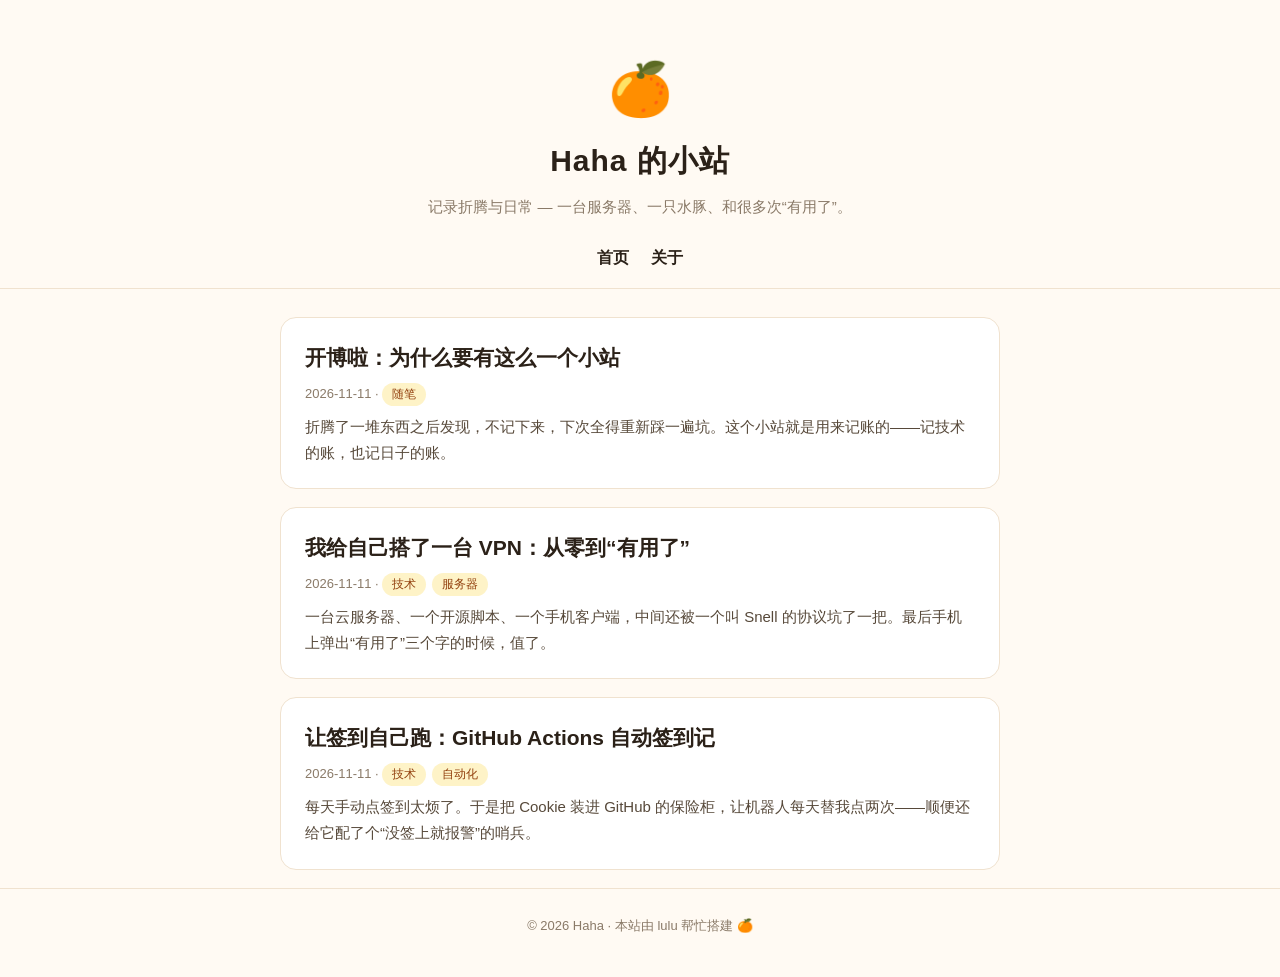
<file: index.html>
<!DOCTYPE html>
<html lang="zh-CN">
<head>
<meta charset="UTF-8">
<meta name="viewport" content="width=device-width, initial-scale=1.0">
<title>Haha 的小站 — 记录折腾与日常</title>
<link rel="stylesheet" href="assets/style.css">
</head>
<body>
<header class="site">
  <div class="wrap">
    <div class="avatar">🍊</div>
    <h1 class="blogname">Haha 的小站</h1>
    <p class="tagline">记录折腾与日常 — 一台服务器、一只水豚、和很多次“有用了”。</p>
  </div>
</header>
<nav class="main">
  <a href="index.html">首页</a>
  <a href="about.html">关于</a>
</nav>
<main class="wrap">

  <div class="post-card">
    <h2><a href="posts/hello.html">开博啦：为什么要有这么一个小站</a></h2>
    <p class="meta">2026-11-11 · <span class="tag">随笔</span></p>
    <p class="excerpt">折腾了一堆东西之后发现，不记下来，下次全得重新踩一遍坑。这个小站就是用来记账的——记技术的账，也记日子的账。</p>
  </div>

  <div class="post-card">
    <h2><a href="posts/vpn.html">我给自己搭了一台 VPN：从零到“有用了”</a></h2>
    <p class="meta">2026-11-11 · <span class="tag">技术</span><span class="tag">服务器</span></p>
    <p class="excerpt">一台云服务器、一个开源脚本、一个手机客户端，中间还被一个叫 Snell 的协议坑了一把。最后手机上弹出“有用了”三个字的时候，值了。</p>
  </div>

  <div class="post-card">
    <h2><a href="posts/glados.html">让签到自己跑：GitHub Actions 自动签到记</a></h2>
    <p class="meta">2026-11-11 · <span class="tag">技术</span><span class="tag">自动化</span></p>
    <p class="excerpt">每天手动点签到太烦了。于是把 Cookie 装进 GitHub 的保险柜，让机器人每天替我点两次——顺便还给它配了个“没签上就报警”的哨兵。</p>
  </div>

</main>
<footer class="site">
  <div class="wrap">© 2026 Haha · 本站由 lulu 帮忙搭建 🍊</div>
</footer>
</body>
</html>
</file>
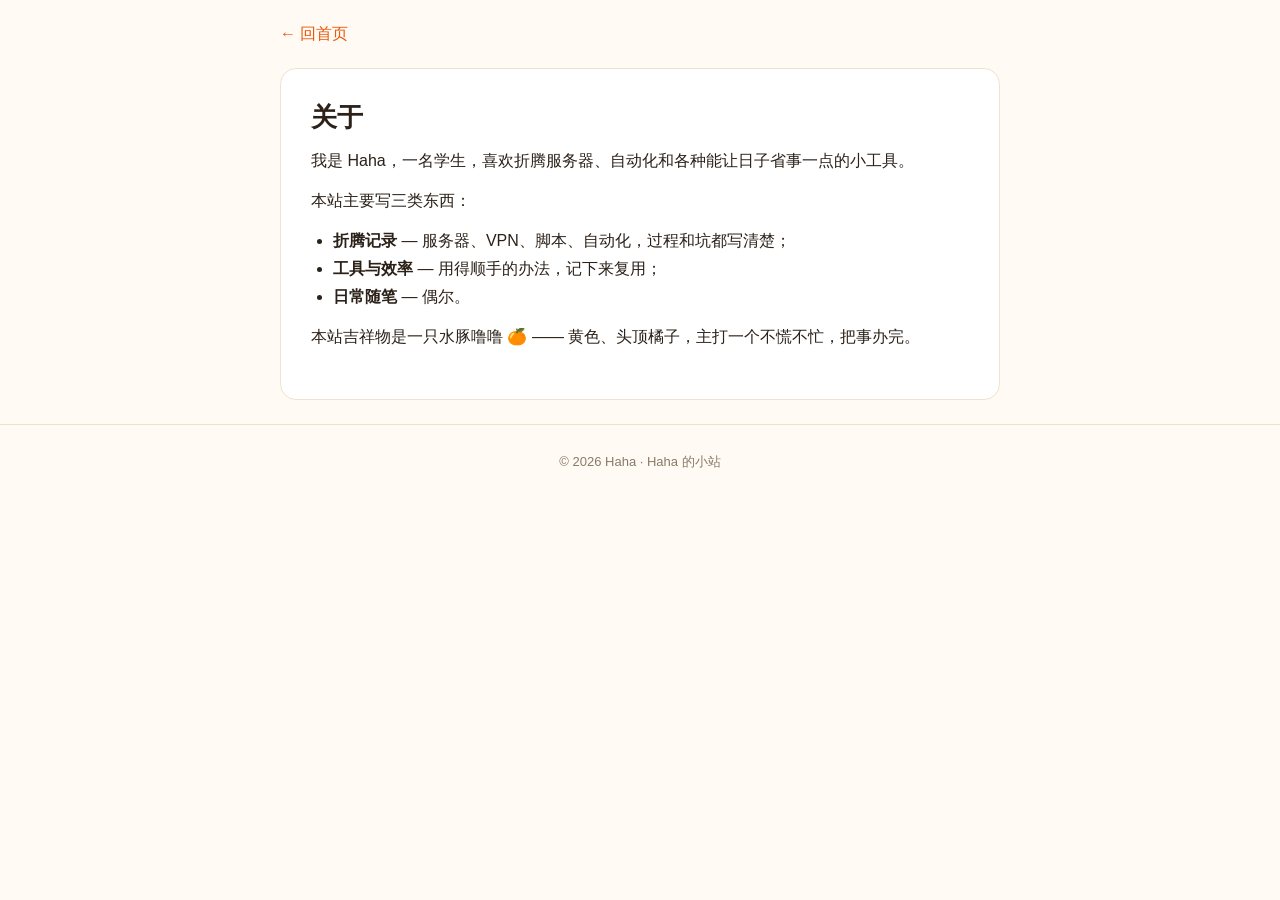
<file: about.html>
<!DOCTYPE html>
<html lang="zh-CN">
<head>
<meta charset="UTF-8">
<meta name="viewport" content="width=device-width, initial-scale=1.0">
<title>关于 — Haha 的小站</title>
<link rel="stylesheet" href="assets/style.css">
</head>
<body>
<main class="wrap">
  <a class="back" href="index.html">← 回首页</a>
  <article class="post">
    <h1>关于</h1>
    <p>我是 Haha，一名学生，喜欢折腾服务器、自动化和各种能让日子省事一点的小工具。</p>
    <p>本站主要写三类东西：</p>
    <ul>
      <li><strong>折腾记录</strong> — 服务器、VPN、脚本、自动化，过程和坑都写清楚；</li>
      <li><strong>工具与效率</strong> — 用得顺手的办法，记下来复用；</li>
      <li><strong>日常随笔</strong> — 偶尔。</li>
    </ul>
    <p>本站吉祥物是一只水豚噜噜 🍊 —— 黄色、头顶橘子，主打一个不慌不忙，把事办完。</p>
  </article>
</main>
<footer class="site"><div class="wrap">© 2026 Haha · Haha 的小站</div></footer>
</body>
</html>
</file>
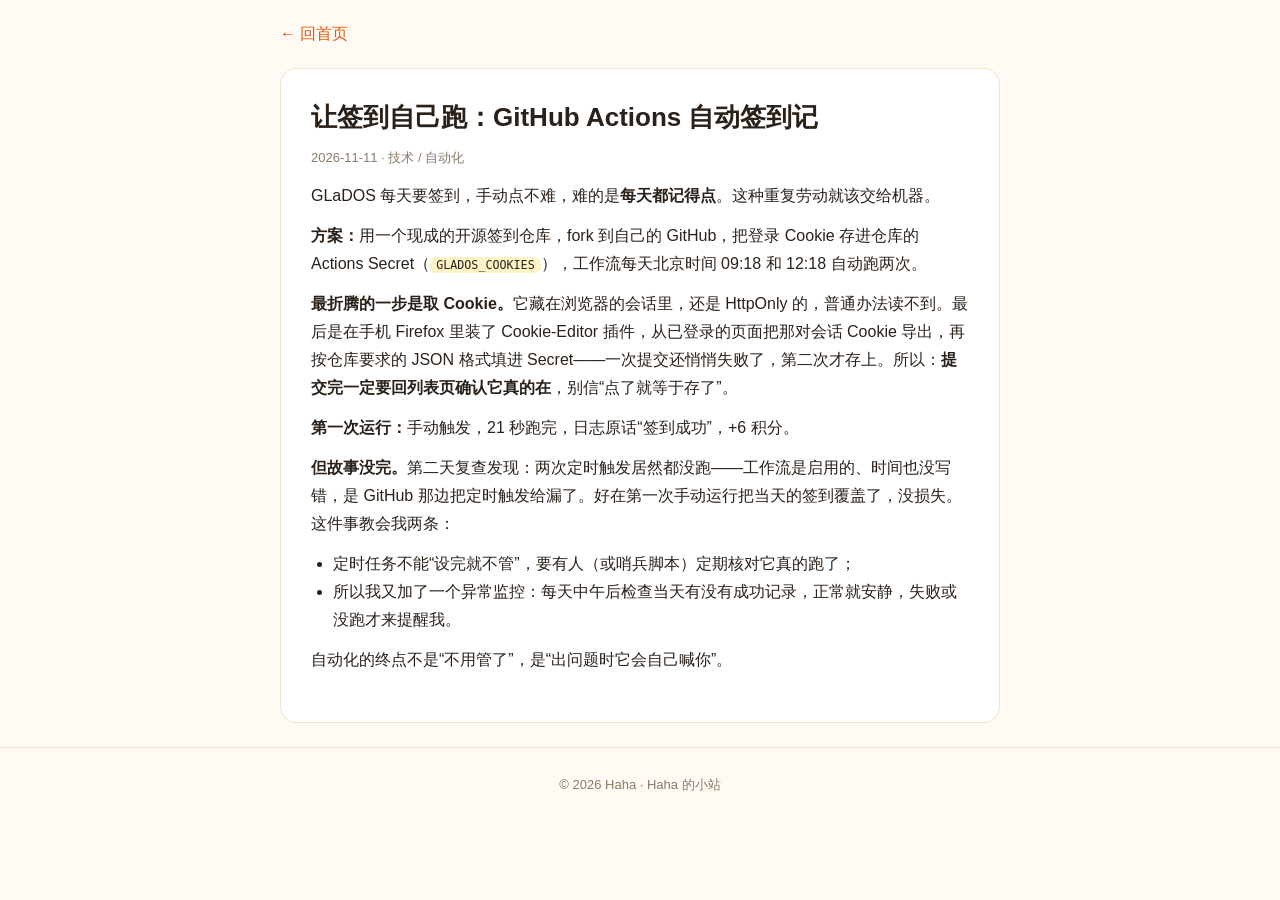
<file: posts/glados.html>
<!DOCTYPE html>
<html lang="zh-CN">
<head>
<meta charset="UTF-8">
<meta name="viewport" content="width=device-width, initial-scale=1.0">
<title>让签到自己跑：GitHub Actions 自动签到记 — Haha 的小站</title>
<link rel="stylesheet" href="../assets/style.css">
</head>
<body>
<main class="wrap">
  <a class="back" href="../index.html">← 回首页</a>
  <article class="post">
    <h1>让签到自己跑：GitHub Actions 自动签到记</h1>
    <p class="meta">2026-11-11 · 技术 / 自动化</p>
    <p>GLaDOS 每天要签到，手动点不难，难的是<strong>每天都记得点</strong>。这种重复劳动就该交给机器。</p>
    <p><strong>方案：</strong>用一个现成的开源签到仓库，fork 到自己的 GitHub，把登录 Cookie 存进仓库的 Actions Secret（<code>GLADOS_COOKIES</code>），工作流每天北京时间 09:18 和 12:18 自动跑两次。</p>
    <p><strong>最折腾的一步是取 Cookie。</strong>它藏在浏览器的会话里，还是 HttpOnly 的，普通办法读不到。最后是在手机 Firefox 里装了 Cookie-Editor 插件，从已登录的页面把那对会话 Cookie 导出，再按仓库要求的 JSON 格式填进 Secret——一次提交还悄悄失败了，第二次才存上。所以：<strong>提交完一定要回列表页确认它真的在</strong>，别信“点了就等于存了”。</p>
    <p><strong>第一次运行：</strong>手动触发，21 秒跑完，日志原话“签到成功”，+6 积分。</p>
    <p><strong>但故事没完。</strong>第二天复查发现：两次定时触发居然都没跑——工作流是启用的、时间也没写错，是 GitHub 那边把定时触发给漏了。好在第一次手动运行把当天的签到覆盖了，没损失。这件事教会我两条：</p>
    <ul>
      <li>定时任务不能“设完就不管”，要有人（或哨兵脚本）定期核对它真的跑了；</li>
      <li>所以我又加了一个异常监控：每天中午后检查当天有没有成功记录，正常就安静，失败或没跑才来提醒我。</li>
    </ul>
    <p>自动化的终点不是“不用管了”，是“出问题时它会自己喊你”。</p>
  </article>
</main>
<footer class="site"><div class="wrap">© 2026 Haha · Haha 的小站</div></footer>
</body>
</html>
</file>
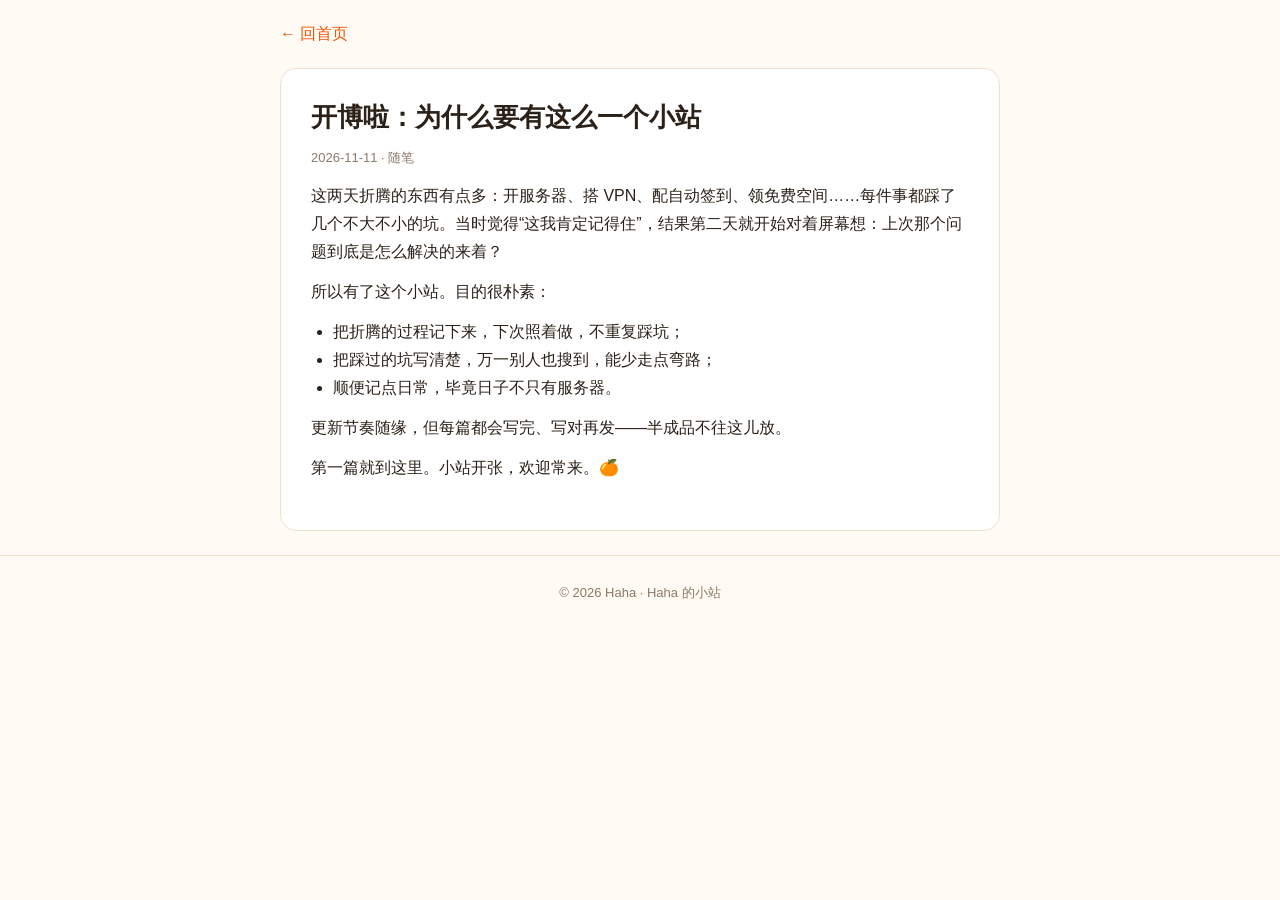
<file: posts/hello.html>
<!DOCTYPE html>
<html lang="zh-CN">
<head>
<meta charset="UTF-8">
<meta name="viewport" content="width=device-width, initial-scale=1.0">
<title>开博啦：为什么要有这么一个小站 — Haha 的小站</title>
<link rel="stylesheet" href="../assets/style.css">
</head>
<body>
<main class="wrap">
  <a class="back" href="../index.html">← 回首页</a>
  <article class="post">
    <h1>开博啦：为什么要有这么一个小站</h1>
    <p class="meta">2026-11-11 · 随笔</p>
    <p>这两天折腾的东西有点多：开服务器、搭 VPN、配自动签到、领免费空间……每件事都踩了几个不大不小的坑。当时觉得“这我肯定记得住”，结果第二天就开始对着屏幕想：上次那个问题到底是怎么解决的来着？</p>
    <p>所以有了这个小站。目的很朴素：</p>
    <ul>
      <li>把折腾的过程记下来，下次照着做，不重复踩坑；</li>
      <li>把踩过的坑写清楚，万一别人也搜到，能少走点弯路；</li>
      <li>顺便记点日常，毕竟日子不只有服务器。</li>
    </ul>
    <p>更新节奏随缘，但每篇都会写完、写对再发——半成品不往这儿放。</p>
    <p>第一篇就到这里。小站开张，欢迎常来。🍊</p>
  </article>
</main>
<footer class="site"><div class="wrap">© 2026 Haha · Haha 的小站</div></footer>
</body>
</html>
</file>
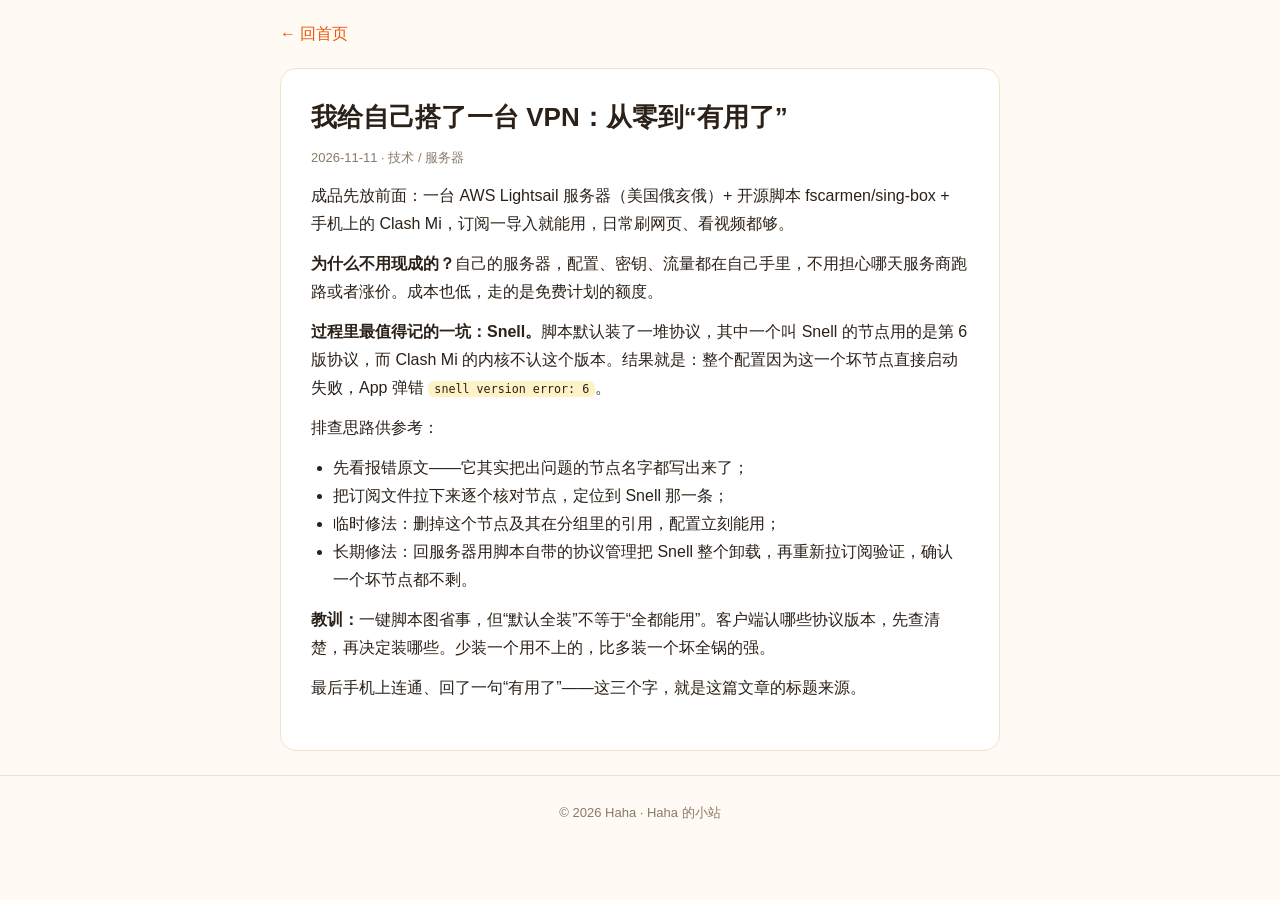
<file: posts/vpn.html>
<!DOCTYPE html>
<html lang="zh-CN">
<head>
<meta charset="UTF-8">
<meta name="viewport" content="width=device-width, initial-scale=1.0">
<title>我给自己搭了一台 VPN：从零到“有用了” — Haha 的小站</title>
<link rel="stylesheet" href="../assets/style.css">
</head>
<body>
<main class="wrap">
  <a class="back" href="../index.html">← 回首页</a>
  <article class="post">
    <h1>我给自己搭了一台 VPN：从零到“有用了”</h1>
    <p class="meta">2026-11-11 · 技术 / 服务器</p>
    <p>成品先放前面：一台 AWS Lightsail 服务器（美国俄亥俄）+ 开源脚本 fscarmen/sing-box + 手机上的 Clash Mi，订阅一导入就能用，日常刷网页、看视频都够。</p>
    <p><strong>为什么不用现成的？</strong>自己的服务器，配置、密钥、流量都在自己手里，不用担心哪天服务商跑路或者涨价。成本也低，走的是免费计划的额度。</p>
    <p><strong>过程里最值得记的一坑：Snell。</strong>脚本默认装了一堆协议，其中一个叫 Snell 的节点用的是第 6 版协议，而 Clash Mi 的内核不认这个版本。结果就是：整个配置因为这一个坏节点直接启动失败，App 弹错 <code>snell version error: 6</code>。</p>
    <p>排查思路供参考：</p>
    <ul>
      <li>先看报错原文——它其实把出问题的节点名字都写出来了；</li>
      <li>把订阅文件拉下来逐个核对节点，定位到 Snell 那一条；</li>
      <li>临时修法：删掉这个节点及其在分组里的引用，配置立刻能用；</li>
      <li>长期修法：回服务器用脚本自带的协议管理把 Snell 整个卸载，再重新拉订阅验证，确认一个坏节点都不剩。</li>
    </ul>
    <p><strong>教训：</strong>一键脚本图省事，但“默认全装”不等于“全都能用”。客户端认哪些协议版本，先查清楚，再决定装哪些。少装一个用不上的，比多装一个坏全锅的强。</p>
    <p>最后手机上连通、回了一句“有用了”——这三个字，就是这篇文章的标题来源。</p>
  </article>
</main>
<footer class="site"><div class="wrap">© 2026 Haha · Haha 的小站</div></footer>
</body>
</html>
</file>
<file: assets/style.css>
:root{
  --bg:#fffaf3; --card:#ffffff; --ink:#2b2118; --muted:#8a7a68;
  --accent:#f59e0b; --accent2:#ea580c; --line:#f0e2cf; --radius:16px;
}
*{box-sizing:border-box;margin:0;padding:0}
body{background:var(--bg);color:var(--ink);font-family:-apple-system,"Segoe UI","PingFang SC","Microsoft YaHei",sans-serif;line-height:1.75}
a{color:var(--accent2);text-decoration:none}
a:hover{text-decoration:underline}
.wrap{max-width:760px;margin:0 auto;padding:0 20px}
header.site{padding:44px 0 8px;text-align:center}
.avatar{font-size:52px}
h1.blogname{font-size:30px;letter-spacing:1px}
.tagline{color:var(--muted);margin-top:6px;font-size:15px}
nav.main{display:flex;gap:22px;justify-content:center;padding:16px 0;border-bottom:1px solid var(--line);margin-bottom:28px}
nav.main a{color:var(--ink);font-weight:600}
.post-card{background:var(--card);border:1px solid var(--line);border-radius:var(--radius);padding:22px 24px;margin-bottom:18px}
.post-card h2{font-size:21px;margin-bottom:6px}
.post-card h2 a{color:var(--ink)}
.meta{color:var(--muted);font-size:13px;margin-bottom:8px}
.excerpt{color:#57493a;font-size:15px}
.tag{display:inline-block;background:#fef3c7;color:#92400e;border-radius:999px;padding:1px 10px;font-size:12px;margin-right:6px}
article.post{background:var(--card);border:1px solid var(--line);border-radius:var(--radius);padding:30px 30px 36px;margin-bottom:24px}
article.post h1{font-size:26px;line-height:1.4;margin-bottom:6px}
article.post p{margin:12px 0}
article.post ul{margin:10px 0 10px 22px}
code{background:#fef3c7;padding:1px 6px;border-radius:6px;font-size:90%}
.back{display:inline-block;margin:20px 0}
footer.site{color:var(--muted);text-align:center;font-size:13px;padding:26px 0 40px;border-top:1px solid var(--line);margin-top:10px}
</file>
